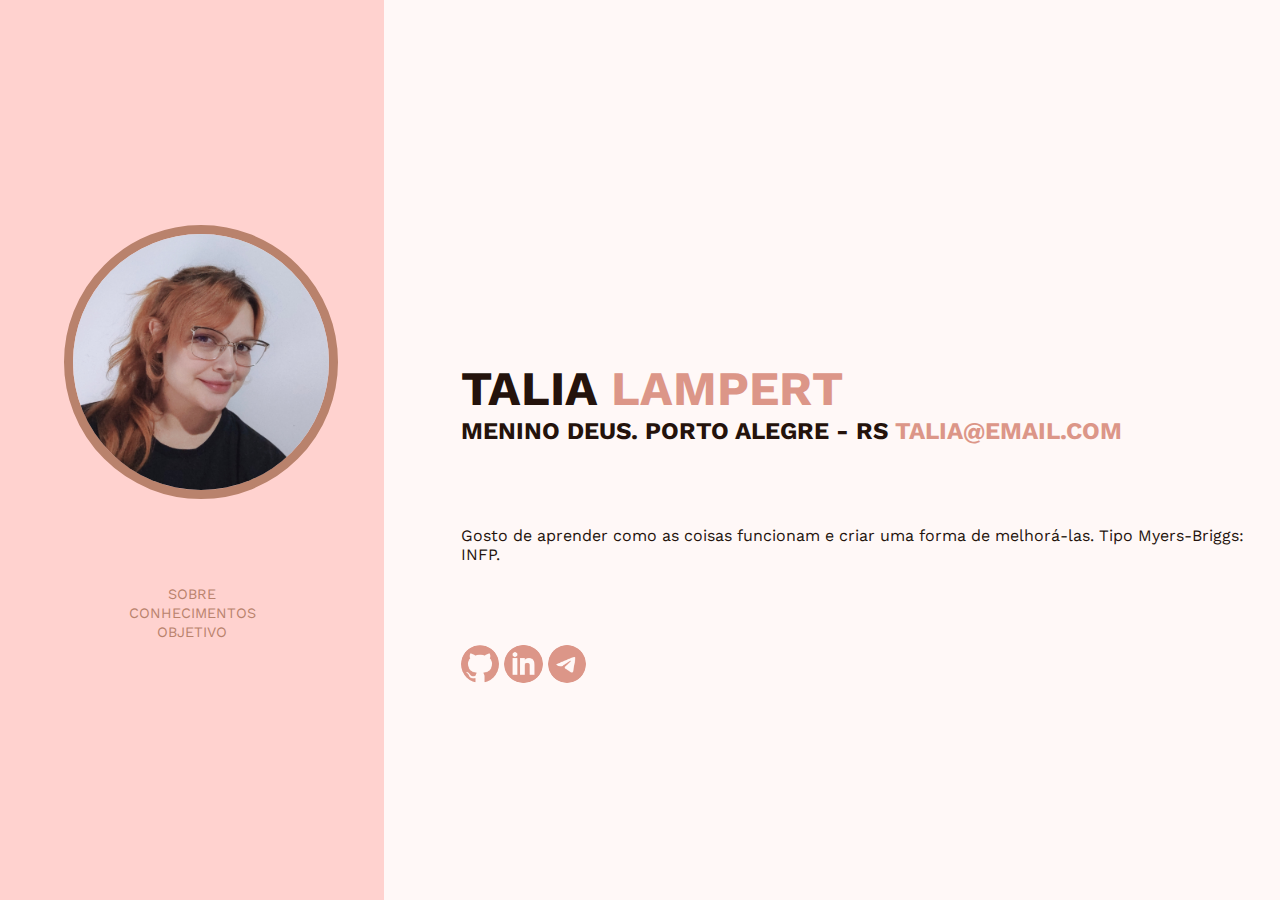
<file: index.html>
<!DOCTYPE html>
<html lang="pt-br">
    <head>
        <title>Talia Lampert</title>
        <meta charset="UTF-8">
        <link rel="preconnect" href="https://fonts.googleapis.com">
        <link rel="preconnect" href="https://fonts.gstatic.com" crossorigin>
        <link href="https://fonts.googleapis.com/css2?family=Work+Sans&display=swap" rel="stylesheet">
        <link rel="stylesheet" href="./css/styles.css">
        <link rel="shortcut icon" href="./images/favicon.ico" type="image/x-icon">
    </head>
    <body>
        <aside class="left">
            <img src="./images/pic.jpg" alt="Foto de Talia">
            <nav>
                <ul>
                    <li>
                        <a class="pagina" href="./index.html">sobre</a>
                    </li>
                    <li>
                        <a class="pagina" href="./conhecimentos.html">conhecimentos</a>
                    </li>
                    <li>
                        <a class="pagina" href="./objetivo.html">objetivo</a>
                    </li>
                </ul>
            </nav>
        </aside>
        <main class="right">
            <h1>Talia <span class="text-orange">Lampert</span></h1>
            <h2>Menino Deus. Porto Alegre - RS <a href="mailto:this-is-a-fake-email@fake-email.com" class="text-orange"> talia@email.com</a></h2>
            <p>Gosto de aprender como as coisas funcionam e criar uma forma de melhorá-las. Tipo Myers-Briggs: INFP.</p>
            <a href="https://github.com/talialampert" target="_blank">
                <img class="social" src="./images/github.png" alt="Ícone Github">
            </a>
            <a href="https://www.linkedin.com/in/talialampert/" target="_blank">
                <img class="social" src="./images/linkedin.png" alt="Ícone LinkedIn">
            </a>
            <a href="https://t.me/talialampert" target="_blank">
                <img class="social" src="./images/telegram.png" alt="Ícone Telegram">
            </a>
        </main>
    </body>
</html>
</file>
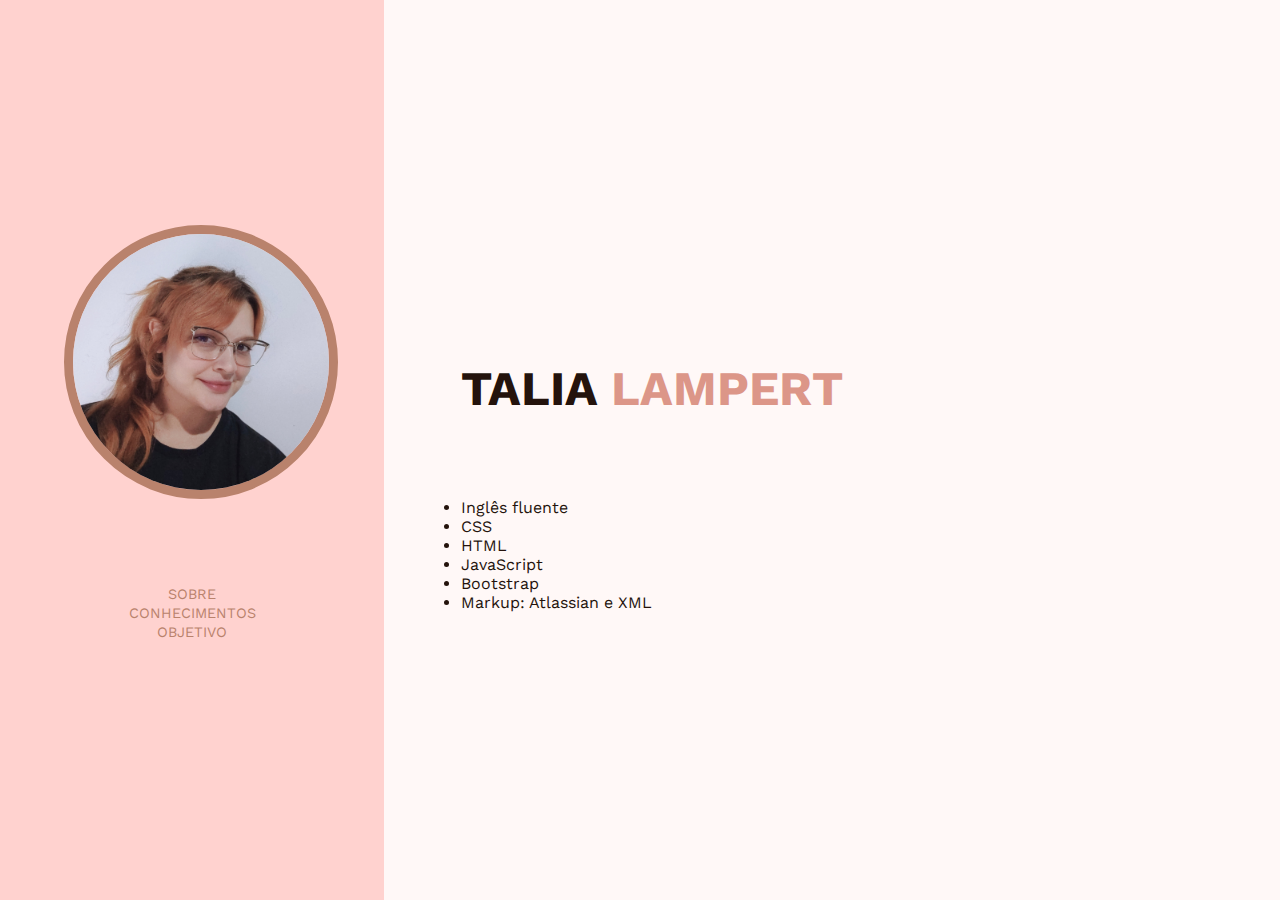
<file: conhecimentos.html>
<!DOCTYPE html>
<html lang="pt-br">
    <head>
        <title>Talia Lampert</title>
        <meta charset="UTF-8">
        <link rel="preconnect" href="https://fonts.googleapis.com">
        <link rel="preconnect" href="https://fonts.gstatic.com" crossorigin>
        <link href="https://fonts.googleapis.com/css2?family=Work+Sans&display=swap" rel="stylesheet">
        <link rel="stylesheet" href="./css/styles.css">
        <link rel="shortcut icon" href="./images/favicon.ico" type="image/x-icon">
    </head>
    <body>
        <aside class="left">
            <img src="./images/pic.jpg" alt="Foto de Talia">
            <nav>
                <ul>
                    <li>
                        <a class="pagina" href="./index.html">sobre</a>
                    </li>
                    <li>
                        <a class="pagina" href="./conhecimentos.html">conhecimentos</a>
                    </li>
                    <li>
                        <a class="pagina" href="./objetivo.html">objetivo</a>
                    </li>
                </ul>
            </nav>
        </aside>
        <main class="right">
            <h1>Talia <span class="text-orange">Lampert</span></h1>
            <article>
                <ul>
                    <li>Inglês fluente</li>
                    <li>CSS</li>
                    <li>HTML</li>
                    <li>JavaScript</li>
                    <li>Bootstrap</li>
                    <li>Markup: Atlassian e XML</li>
                </ul>
            </article>
        </main>
    </body>
</html>
</file>
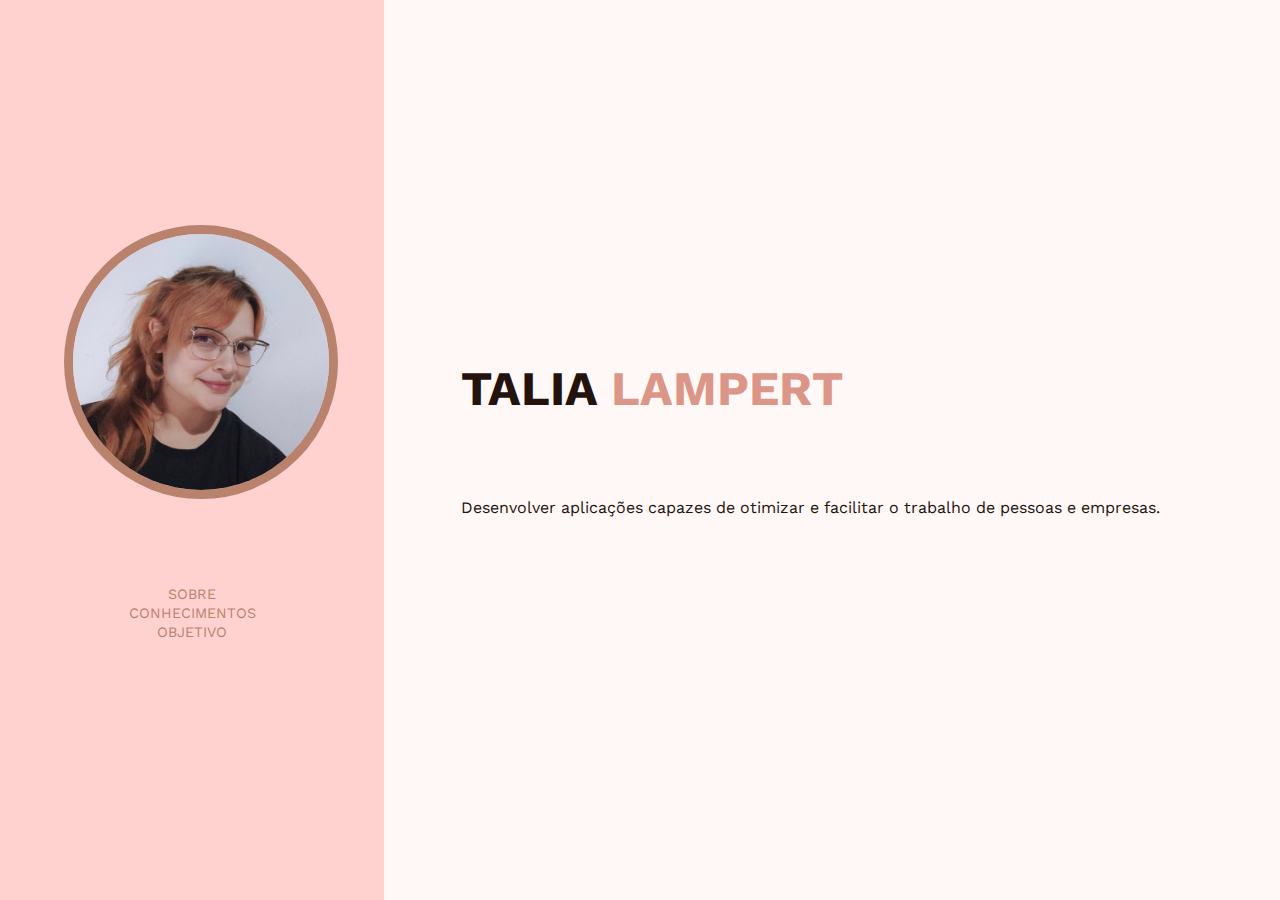
<file: objetivo.html>
<!DOCTYPE html>
<html lang="pt-br">
    <head>
        <title>Talia Lampert</title>
        <meta charset="UTF-8">
        <link rel="preconnect" href="https://fonts.googleapis.com">
        <link rel="preconnect" href="https://fonts.gstatic.com" crossorigin>
        <link href="https://fonts.googleapis.com/css2?family=Work+Sans&display=swap" rel="stylesheet">
        <link rel="stylesheet" href="./css/styles.css">
        <link rel="shortcut icon" href="./images/favicon.ico" type="image/x-icon">
    </head>
    <body>
        <aside class="left">
            <img src="./images/pic.jpg" alt="Foto de Talia">
            <nav>
                <ul>
                    <li>
                        <a class="pagina" href="./index.html">sobre</a>
                    </li>
                    <li>
                        <a class="pagina" href="./conhecimentos.html">conhecimentos</a>
                    </li>
                    <li>
                        <a class="pagina" href="./objetivo.html">objetivo</a>
                    </li>
                </ul>
            </nav>
        </aside>
        <main class="right">
            <h1>Talia <span class="text-orange">Lampert</span></h1>
            <p>Desenvolver aplicações capazes de otimizar e facilitar o trabalho de pessoas e empresas.</p>
        </main>
    </body>
</html>
</file>
<file: css/styles.css>
* {
    margin: 0;
    padding: 0%;
    font-family: 'Work Sans', sans-serif;
    color: #24130C;

}

.left {
float: left;
}

.right {
    float: right;
    background: #fff8f7;
    height: 100vh;
    width: 70%;
}

aside {
    background: #ffd2cf;
    height: 100vh;
    width: 30%;
}

aside img {
    width: 20vw;
    border-radius: 50%;
    border: 1vh solid #b9826c;
    margin-top: 25vh;
    margin-left: 5vw;
}

a {
    text-decoration: none;
}

nav a {
    color: #b9826c;
    text-transform: uppercase;
    text-decoration: none;
    font-size: 90%;
}

nav ul {
    list-style: none;
    text-align: center;
    padding: 0;
}

nav ul a:hover {
    color: #1A1310;
}

main {
    width: 65vw;
    padding-left: 6%;
    box-sizing: border-box;
}

main h1 {
    margin-top: 40vh;
}

h1 {
    font-size: 300% ;
}

h1, h2 {
    text-transform: uppercase;
}

main p, ul{
    margin-top: 9vh;
    margin-bottom: 9vh;
}

main .text-orange{
    color: #dc9688;
}

.social {
    width: 3vw;
    border-radius: 50%;
}
</file>
